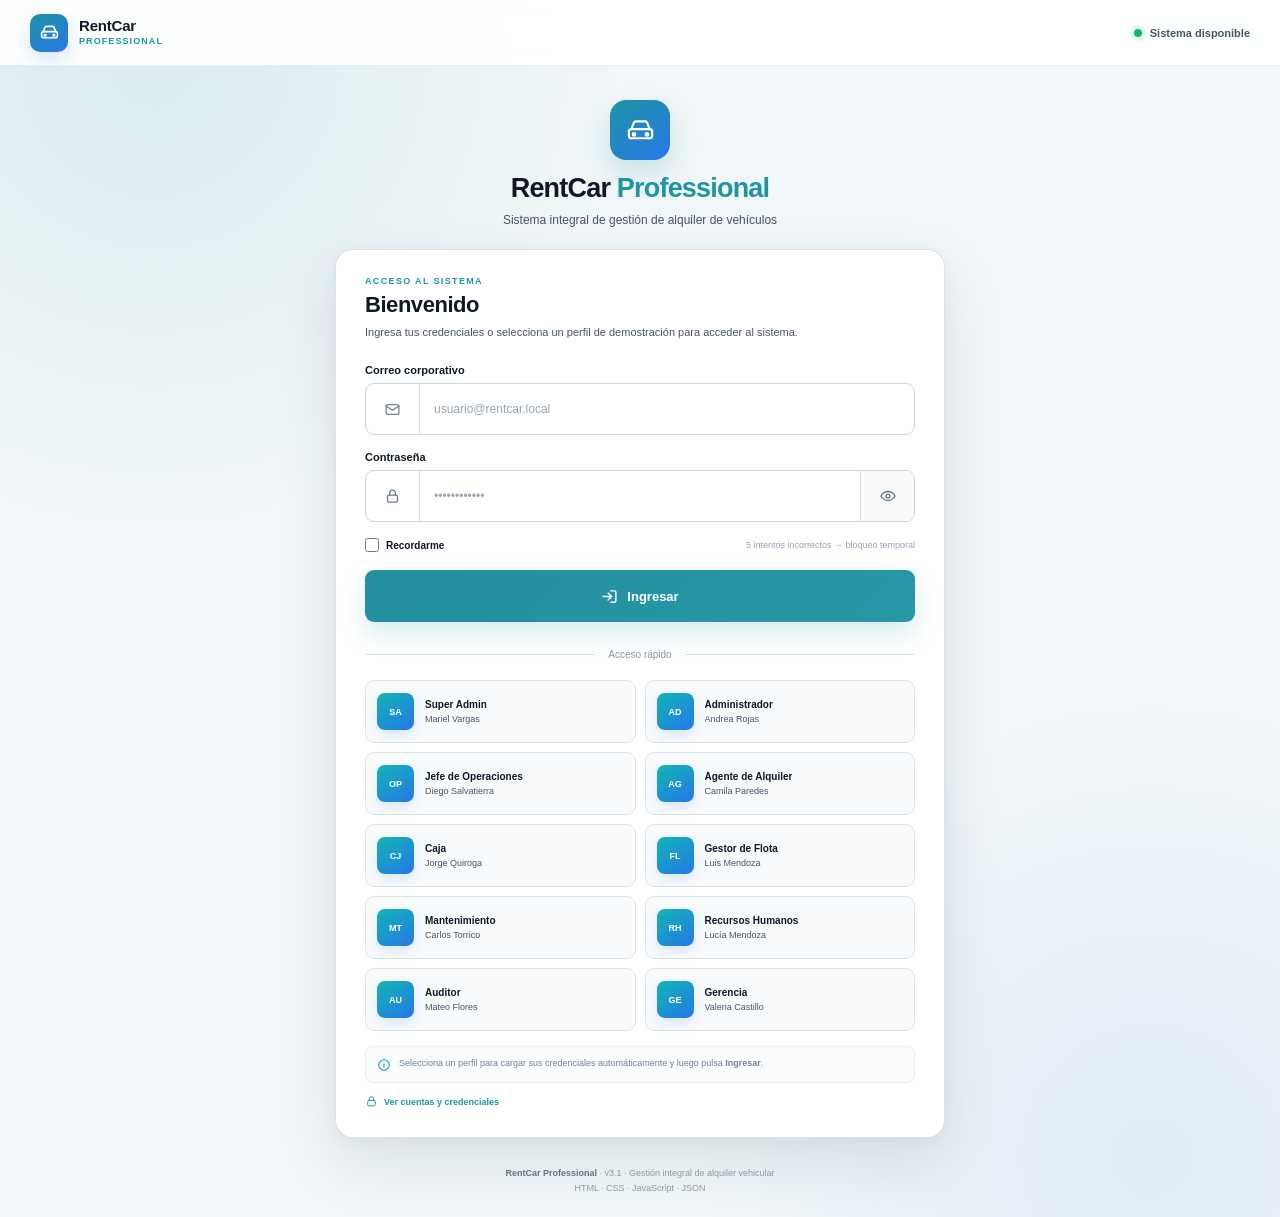
<file: index.html>
<!DOCTYPE html>
<html lang="es">
<head>
    <meta charset="UTF-8">

    <meta
        name="viewport"
        content="width=device-width, initial-scale=1.0"
    >

    <meta
        name="color-scheme"
        content="light"
    >

    <title>RentCar Professional | Iniciar sesión</title>

    <!--
        IMPORTANTE:
        NO cargar css/login.css aquí.

        Esta pantalla tiene sus estilos encapsulados
        para evitar conflictos con CSS antiguos.
    -->

    <style>

        /* ==========================================================
           VARIABLES
           ========================================================== */

        :root {
            --rc-primary: #1f94a5;
            --rc-primary-dark: #147887;
            --rc-primary-soft: #edf9fa;

            --rc-blue: #2878e7;
            --rc-blue-soft: #eef5ff;

            --rc-bg: #f1f6f8;
            --rc-card: #ffffff;

            --rc-text: #101828;
            --rc-text-2: #475467;
            --rc-text-3: #98a2b3;

            --rc-border: #d7e0e7;
            --rc-border-soft: #e9eef2;

            --rc-success: #12b76a;

            --rc-danger: #d92d20;
            --rc-danger-bg: #fff3f2;
            --rc-danger-border: #fecdca;

            --rc-shadow:
                0 24px 60px rgba(29, 56, 70, 0.10),
                0 4px 16px rgba(29, 56, 70, 0.04);

            --rc-radius: 18px;
        }


        /* ==========================================================
           RESET
           ========================================================== */

        *,
        *::before,
        *::after {
            box-sizing: border-box;
        }

        html,
        body {
            margin: 0;
            padding: 0;
            min-height: 100%;
        }

        body {
            min-height: 100vh;

            font-family:
                Inter,
                -apple-system,
                BlinkMacSystemFont,
                "Segoe UI",
                Roboto,
                Helvetica,
                Arial,
                sans-serif;

            color: var(--rc-text);

            background:
                radial-gradient(
                    circle at 12% 5%,
                    rgba(31, 148, 165, 0.10),
                    transparent 29%
                ),
                radial-gradient(
                    circle at 90% 95%,
                    rgba(40, 120, 231, 0.08),
                    transparent 28%
                ),
                var(--rc-bg);
        }

        button,
        input {
            font-family: inherit;
        }

        button {
            appearance: none;
            -webkit-appearance: none;
        }


        /* ==========================================================
           PÁGINA
           ========================================================== */

        .rc-page {
            width: 100%;
            min-height: 100vh;

            display: flex;
            flex-direction: column;
        }


        /* ==========================================================
           CABECERA
           ========================================================== */

        .rc-header {
            width: 100%;
            height: 66px;

            padding: 0 30px;

            display: flex;
            align-items: center;
            justify-content: space-between;

            background: rgba(255, 255, 255, 0.92);
            border-bottom: 1px solid var(--rc-border-soft);

            backdrop-filter: blur(12px);
            -webkit-backdrop-filter: blur(12px);
        }

        .rc-header-brand {
            display: flex;
            align-items: center;
            gap: 11px;
        }

        .rc-header-logo {
            width: 38px;
            height: 38px;

            display: grid;
            place-items: center;

            border-radius: 10px;

            color: #ffffff;

            background:
                linear-gradient(
                    145deg,
                    var(--rc-primary),
                    var(--rc-blue)
                );

            box-shadow:
                0 7px 18px rgba(40, 120, 231, 0.18);
        }

        .rc-header-logo svg {
            width: 21px;
            height: 21px;

            fill: none;
            stroke: currentColor;
            stroke-width: 1.8;
            stroke-linecap: round;
            stroke-linejoin: round;
        }

        .rc-header-name {
            display: flex;
            flex-direction: column;
            line-height: 1.1;
        }

        .rc-header-name strong {
            font-size: 15px;
            font-weight: 800;
            letter-spacing: -0.2px;
        }

        .rc-header-name span {
            margin-top: 3px;

            font-size: 9px;
            font-weight: 800;
            letter-spacing: 0.12em;

            color: var(--rc-primary);
        }

        .rc-system-status {
            display: flex;
            align-items: center;
            gap: 8px;

            font-size: 11px;
            font-weight: 600;

            color: var(--rc-text-2);
        }

        .rc-system-dot {
            width: 8px;
            height: 8px;

            border-radius: 50%;

            background: var(--rc-success);

            box-shadow:
                0 0 0 4px rgba(18, 183, 106, 0.10);
        }


        /* ==========================================================
           ÁREA PRINCIPAL
           ========================================================== */

        .rc-main {
            flex: 1;

            width: 100%;

            display: flex;
            justify-content: center;
            align-items: flex-start;

            padding:
                34px
                18px
                28px;
        }

        .rc-login-wrapper {
            width: 100%;
            max-width: 610px;
        }


        /* ==========================================================
           IDENTIDAD
           ========================================================== */

        .rc-brand {
            text-align: center;
            margin-bottom: 20px;
        }

        .rc-main-logo {
            width: 60px;
            height: 60px;

            margin: 0 auto 14px;

            display: grid;
            place-items: center;

            color: #ffffff;

            border-radius: 16px;

            background:
                linear-gradient(
                    145deg,
                    var(--rc-primary),
                    var(--rc-blue)
                );

            box-shadow:
                0 13px 28px rgba(31, 148, 165, 0.20);
        }

        .rc-main-logo svg {
            width: 31px;
            height: 31px;

            fill: none;
            stroke: currentColor;
            stroke-width: 1.7;
            stroke-linecap: round;
            stroke-linejoin: round;
        }

        .rc-brand h1 {
            margin: 0;

            font-size: 27px;
            line-height: 1.1;

            font-weight: 850;
            letter-spacing: -0.8px;
        }

        .rc-brand h1 span {
            color: var(--rc-primary);
        }

        .rc-brand p {
            margin: 7px 0 0;

            color: var(--rc-text-2);

            font-size: 12px;
            line-height: 1.5;
        }


        /* ==========================================================
           TARJETA PRINCIPAL
           ========================================================== */

        .rc-card {
            width: 100%;

            padding: 27px 29px 25px;

            background: var(--rc-card);

            border:
                1px solid
                rgba(215, 224, 231, 0.90);

            border-radius: var(--rc-radius);

            box-shadow: var(--rc-shadow);
        }

        .rc-card-header {
            margin-bottom: 23px;
        }

        .rc-eyebrow {
            display: block;

            margin-bottom: 6px;

            color: var(--rc-primary);

            font-size: 9px;
            line-height: 1;

            font-weight: 850;

            letter-spacing: 0.15em;
            text-transform: uppercase;
        }

        .rc-card-header h2 {
            margin: 0;

            font-size: 22px;
            line-height: 1.2;

            font-weight: 820;

            letter-spacing: -0.45px;
        }

        .rc-card-header p {
            margin: 6px 0 0;

            max-width: 470px;

            color: var(--rc-text-2);

            font-size: 11px;
            line-height: 1.55;
        }


        /* ==========================================================
           CAMPOS
           ========================================================== */

        .rc-field {
            display: block;

            width: 100%;

            margin-bottom: 16px;
        }

        .rc-field-label {
            display: block;

            margin-bottom: 7px;

            color: var(--rc-text);

            font-size: 11px;
            font-weight: 750;
        }

        .rc-input {
            width: 100%;
            height: 52px;

            display: flex;
            align-items: stretch;

            overflow: hidden;

            background: #ffffff;

            border:
                1px solid
                #cad6df;

            border-radius: 9px;

            transition:
                border-color 0.18s ease,
                box-shadow 0.18s ease;
        }

        .rc-input:focus-within {
            border-color: var(--rc-primary);

            box-shadow:
                0 0 0 4px
                rgba(31, 148, 165, 0.09);
        }

        .rc-input-icon {
            width: 54px;
            min-width: 54px;

            display: grid;
            place-items: center;

            color: #6f8090;

            border-right:
                1px solid
                #d7e0e7;
        }

        .rc-input-icon svg {
            width: 17px;
            height: 17px;

            fill: none;
            stroke: currentColor;

            stroke-width: 1.8;
            stroke-linecap: round;
            stroke-linejoin: round;
        }

        .rc-input input {
            flex: 1;
            min-width: 0;

            height: 100%;

            padding: 0 14px;

            border: 0;
            outline: 0;

            color: var(--rc-text);

            background: transparent;

            font-size: 12px;
            font-weight: 500;
        }

        .rc-input input::placeholder {
            color: #98a5b2;
        }


        /* ==========================================================
           BOTÓN MOSTRAR CONTRASEÑA
           ========================================================== */

        .rc-password-toggle {
            width: 54px !important;
            min-width: 54px !important;
            max-width: 54px !important;

            height: 100% !important;

            margin: 0 !important;
            padding: 0 !important;

            display: grid !important;
            place-items: center !important;

            position: static !important;

            border: 0 !important;
            border-left:
                1px solid
                #d7e0e7 !important;

            border-radius: 0 !important;

            background: #f8fafb !important;

            color: #657686 !important;

            box-shadow: none !important;

            cursor: pointer;

            transition:
                background 0.16s ease,
                color 0.16s ease;
        }

        .rc-password-toggle:hover {
            background: #edf7f8 !important;
            color: var(--rc-primary) !important;
        }

        .rc-password-toggle svg {
            width: 18px !important;
            height: 18px !important;

            fill: none !important;

            stroke: currentColor !important;
            stroke-width: 1.8 !important;

            stroke-linecap: round;
            stroke-linejoin: round;
        }


        /* ==========================================================
           OPCIONES
           ========================================================== */

        .rc-options {
            width: 100%;

            margin:
                3px
                0
                18px;

            display: flex;
            align-items: center;
            justify-content: space-between;

            gap: 15px;
        }

        .rc-remember {
            display: inline-flex;
            align-items: center;

            gap: 7px;

            cursor: pointer;
            user-select: none;

            color: var(--rc-text);

            font-size: 10px;
            font-weight: 650;
        }

        .rc-remember input {
            width: 14px;
            height: 14px;

            margin: 0;

            accent-color: var(--rc-primary);
        }

        .rc-attempts {
            color: var(--rc-text-3);

            font-size: 9px;
            white-space: nowrap;
        }


        /* ==========================================================
           INGRESAR
           ========================================================== */

        .rc-login-button {
            width: 100% !important;
            height: 52px !important;

            margin: 0 !important;
            padding: 0 18px !important;

            display: flex !important;
            align-items: center !important;
            justify-content: center !important;

            gap: 9px;

            position: static !important;

            border: 0 !important;
            border-radius: 9px !important;

            background:
                linear-gradient(
                    135deg,
                    #238f9f,
                    #2798a7
                ) !important;

            color: #ffffff !important;

            font-size: 13px !important;
            font-weight: 800 !important;

            box-shadow:
                0 12px 25px
                rgba(31, 148, 165, 0.18) !important;

            cursor: pointer;

            transition:
                transform 0.15s ease,
                box-shadow 0.15s ease !important;
        }

        .rc-login-button:hover {
            transform: translateY(-1px);

            box-shadow:
                0 15px 29px
                rgba(31, 148, 165, 0.23) !important;
        }

        .rc-login-button:active {
            transform: translateY(0);
        }

        .rc-login-button svg {
            width: 17px;
            height: 17px;

            fill: none;

            stroke: currentColor;
            stroke-width: 2;

            stroke-linecap: round;
            stroke-linejoin: round;
        }


        /* ==========================================================
           ERRORES
           ========================================================== */

        .rc-error {
            display: none;

            width: 100%;

            margin-top: 11px;

            padding: 10px 12px;

            color: var(--rc-danger);

            background: var(--rc-danger-bg);

            border:
                1px solid
                var(--rc-danger-border);

            border-radius: 8px;

            font-size: 10px;
            line-height: 1.5;
        }

        .rc-error:not(:empty) {
            display: block;
        }


        /* ==========================================================
           SEPARADOR
           ========================================================== */

        .rc-divider {
            width: 100%;

            display: flex;
            align-items: center;

            gap: 13px;

            margin:
                27px
                0
                20px;
        }

        .rc-divider::before,
        .rc-divider::after {
            content: "";

            flex: 1;

            height: 1px;

            background: var(--rc-border);
        }

        .rc-divider span {
            color: #8897a6;

            font-size: 10px;

            white-space: nowrap;
        }


        /* ==========================================================
           PERFILES RÁPIDOS
           ========================================================== */

        .rc-quick-grid {
            width: 100%;

            display: grid;

            grid-template-columns:
                repeat(
                    2,
                    minmax(0, 1fr)
                );

            gap: 9px;
        }

        .rc-quick-user {
            width: 100% !important;
            min-width: 0 !important;

            height: 63px !important;

            margin: 0 !important;
            padding: 9px 11px !important;

            position: static !important;

            display: flex !important;
            align-items: center !important;

            gap: 11px;

            text-align: left !important;

            border:
                1px solid
                #dbe4ea !important;

            border-radius: 9px !important;

            color: var(--rc-text) !important;

            background: #f8fafb !important;

            box-shadow: none !important;

            cursor: pointer;

            transition:
                transform 0.15s ease,
                background 0.15s ease,
                border-color 0.15s ease,
                box-shadow 0.15s ease !important;
        }

        .rc-quick-user:hover {
            transform: translateY(-1px);

            background:
                #f2f9fa !important;

            border-color:
                #acd7dc !important;

            box-shadow:
                0 5px 12px
                rgba(47, 76, 91, 0.06) !important;
        }

        .rc-quick-user.rc-selected {
            background:
                var(--rc-primary-soft) !important;

            border-color:
                var(--rc-primary) !important;

            box-shadow:
                0 0 0 3px
                rgba(31, 148, 165, 0.06) !important;
        }


        .rc-avatar {
            width: 37px;
            min-width: 37px;
            height: 37px;

            display: grid;
            place-items: center;

            border-radius: 8px;

            color: #ffffff;

            background:
                linear-gradient(
                    145deg,
                    #12b6b4,
                    #2677e8
                );

            font-size: 9px;
            font-weight: 850;

            box-shadow:
                0 5px 12px
                rgba(40, 120, 231, 0.14);
        }

        .rc-profile-data {
            min-width: 0;

            display: flex;
            flex-direction: column;

            gap: 3px;
        }

        .rc-profile-role {
            overflow: hidden;

            color: var(--rc-text);

            font-size: 10px;
            line-height: 1.2;

            font-weight: 800;

            text-overflow: ellipsis;
            white-space: nowrap;
        }

        .rc-profile-name {
            overflow: hidden;

            color: var(--rc-text-2);

            font-size: 9px;
            line-height: 1.2;

            font-weight: 450;

            text-overflow: ellipsis;
            white-space: nowrap;
        }


        /* ==========================================================
           PIE DE TARJETA
           ========================================================== */

        .rc-login-help {
            width: 100%;

            margin-top: 15px;

            padding: 10px 11px;

            display: flex;
            align-items: flex-start;

            gap: 8px;

            background: #fafcfd;

            border:
                1px solid
                var(--rc-border-soft);

            border-radius: 8px;

            color: #718096;

            font-size: 9px;
            line-height: 1.55;
        }

        .rc-login-help svg {
            width: 14px;
            min-width: 14px;
            height: 14px;

            margin-top: 1px;

            fill: none;

            stroke: var(--rc-primary);
            stroke-width: 1.8;

            stroke-linecap: round;
            stroke-linejoin: round;
        }

        .rc-credentials {
            margin-top: 12px;

            display: inline-flex;
            align-items: center;

            gap: 6px;

            color: var(--rc-primary);

            text-decoration: none;

            font-size: 9px;
            font-weight: 750;
        }

        .rc-credentials:hover {
            text-decoration: underline;
        }

        .rc-credentials svg {
            width: 13px;
            height: 13px;

            fill: none;

            stroke: currentColor;
            stroke-width: 1.8;

            stroke-linecap: round;
            stroke-linejoin: round;
        }


        /* ==========================================================
           FOOTER
           ========================================================== */

        .rc-footer {
            padding:
                0
                15px
                22px;

            text-align: center;

            color: #8a98a5;

            font-size: 9px;
            line-height: 1.6;
        }

        .rc-footer strong {
            color: #637382;
        }


        /* ==========================================================
           RESPONSIVE
           ========================================================== */

        @media (max-width: 650px) {

            .rc-header {
                padding: 0 17px;
            }

            .rc-system-status {
                display: none;
            }

            .rc-main {
                padding:
                    25px
                    13px
                    23px;
            }

            .rc-brand h1 {
                font-size: 24px;
            }

            .rc-card {
                padding:
                    23px
                    18px
                    21px;
            }

            .rc-options {
                align-items: flex-start;
                flex-direction: column;

                gap: 8px;
            }

            .rc-quick-grid {
                grid-template-columns: 1fr;
            }

        }

    </style>
</head>


<body>

<div class="rc-page">


    <!-- ======================================================
         HEADER
         ====================================================== -->

    <header class="rc-header">

        <div class="rc-header-brand">

            <div class="rc-header-logo">

                <svg viewBox="0 0 24 24">
                    <path
                        d="M5 11
                           6.7 6.3
                           A2 2 0 0 1
                           8.6 5
                           h6.8
                           a2 2 0 0 1
                           1.9 1.3
                           L19 11"
                    />

                    <path
                        d="M5 11
                           h14
                           a2 2 0 0 1
                           2 2
                           v3
                           a2 2 0 0 1
                           -2 2
                           H5
                           a2 2 0 0 1
                           -2 -2
                           v-3
                           a2 2 0 0 1
                           2 -2Z"
                    />

                    <circle
                        cx="7"
                        cy="15"
                        r="1"
                    />

                    <circle
                        cx="17"
                        cy="15"
                        r="1"
                    />

                </svg>

            </div>


            <div class="rc-header-name">

                <strong>
                    RentCar
                </strong>

                <span>
                    PROFESSIONAL
                </span>

            </div>

        </div>


        <div class="rc-system-status">

            <span class="rc-system-dot"></span>

            Sistema disponible

        </div>

    </header>



    <!-- ======================================================
         LOGIN
         ====================================================== -->

    <main class="rc-main">

        <div class="rc-login-wrapper">


            <!-- ==================================================
                 MARCA
                 ================================================== -->

            <section class="rc-brand">

                <div class="rc-main-logo">

                    <svg viewBox="0 0 24 24">

                        <path
                            d="M5 11
                               6.7 6.3
                               A2 2 0 0 1
                               8.6 5
                               h6.8
                               a2 2 0 0 1
                               1.9 1.3
                               L19 11"
                        />

                        <path
                            d="M5 11
                               h14
                               a2 2 0 0 1
                               2 2
                               v3
                               a2 2 0 0 1
                               -2 2
                               H5
                               a2 2 0 0 1
                               -2 -2
                               v-3
                               a2 2 0 0 1
                               2 -2Z"
                        />

                        <circle
                            cx="7"
                            cy="15"
                            r="1"
                        />

                        <circle
                            cx="17"
                            cy="15"
                            r="1"
                        />

                    </svg>

                </div>


                <h1>
                    RentCar
                    <span>Professional</span>
                </h1>


                <p>
                    Sistema integral de gestión de alquiler de vehículos
                </p>

            </section>



            <!-- ==================================================
                 TARJETA
                 ================================================== -->

            <section class="rc-card">


                <header class="rc-card-header">

                    <span class="rc-eyebrow">
                        Acceso al sistema
                    </span>

                    <h2>
                        Bienvenido
                    </h2>

                    <p>
                        Ingresa tus credenciales o selecciona un perfil
                        de demostración para acceder al sistema.
                    </p>

                </header>



                <!-- ==============================================
                     FORMULARIO
                     ============================================== -->

                <form
                    id="loginForm"
                    autocomplete="on"
                >


                    <!-- EMAIL -->

                    <label class="rc-field">

                        <span class="rc-field-label">
                            Correo corporativo
                        </span>


                        <span class="rc-input">

                            <span class="rc-input-icon">

                                <svg viewBox="0 0 24 24">

                                    <rect
                                        x="3"
                                        y="5"
                                        width="18"
                                        height="14"
                                        rx="2"
                                    />

                                    <path
                                        d="m3 7 9 6 9-6"
                                    />

                                </svg>

                            </span>


                            <input
                                id="email"
                                name="email"
                                type="email"
                                autocomplete="username"
                                placeholder="usuario@rentcar.local"
                                required
                            >

                        </span>

                    </label>



                    <!-- PASSWORD -->

                    <label class="rc-field">

                        <span class="rc-field-label">
                            Contraseña
                        </span>


                        <span class="rc-input">

                            <span class="rc-input-icon">

                                <svg viewBox="0 0 24 24">

                                    <rect
                                        x="5"
                                        y="10"
                                        width="14"
                                        height="10"
                                        rx="2"
                                    />

                                    <path
                                        d="M8 10V7a4 4 0 0 1 8 0v3"
                                    />

                                </svg>

                            </span>


                            <input
                                id="password"
                                name="password"
                                type="password"
                                autocomplete="current-password"
                                placeholder="••••••••••••"
                                required
                            >


                            <button
                                id="togglePassword"
                                class="rc-password-toggle"
                                type="button"
                                aria-label="Mostrar contraseña"
                                title="Mostrar contraseña"
                            >

                                <svg viewBox="0 0 24 24">

                                    <path
                                        d="M2.5 12
                                           s3.5-6 9.5-6
                                           9.5 6 9.5 6
                                           -3.5 6-9.5 6
                                           -9.5-6-9.5-6Z"
                                    />

                                    <circle
                                        cx="12"
                                        cy="12"
                                        r="2.5"
                                    />

                                </svg>

                            </button>

                        </span>

                    </label>



                    <!-- OPCIONES -->

                    <div class="rc-options">

                        <label class="rc-remember">

                            <input
                                id="remember"
                                type="checkbox"
                            >

                            Recordarme

                        </label>


                        <span class="rc-attempts">
                            5 intentos incorrectos → bloqueo temporal
                        </span>

                    </div>



                    <!-- BOTÓN -->

                    <button
                        id="submitBtn"
                        class="rc-login-button"
                        type="submit"
                    >

                        <svg viewBox="0 0 24 24">

                            <path
                                d="M10 17l5-5-5-5"
                            />

                            <path
                                d="M15 12H3"
                            />

                            <path
                                d="M14 4
                                   h5
                                   a2 2 0 0 1 2 2
                                   v12
                                   a2 2 0 0 1-2 2
                                   h-5"
                            />

                        </svg>

                        <span>
                            Ingresar
                        </span>

                    </button>



                    <!-- ERROR -->

                    <div
                        id="error"
                        class="rc-error"
                        role="alert"
                        aria-live="polite"
                    ></div>

                </form>



                <!-- ==============================================
                     ACCESO RÁPIDO
                     ============================================== -->

                <div class="rc-divider">

                    <span>
                        Acceso rápido
                    </span>

                </div>



                <div class="rc-quick-grid">


                    <!-- SUPER ADMIN -->

                    <button
                        type="button"
                        class="rc-quick-user"
                        data-email="admin@rentcar.local"
                        data-password="RentCar.Admin#2026"
                    >

                        <span class="rc-avatar">
                            SA
                        </span>

                        <span class="rc-profile-data">

                            <span class="rc-profile-role">
                                Super Admin
                            </span>

                            <span class="rc-profile-name">
                                Mariel Vargas
                            </span>

                        </span>

                    </button>



                    <!-- ADMINISTRADOR -->

                    <button
                        type="button"
                        class="rc-quick-user"
                        data-email="administrador@rentcar.local"
                        data-password="RentCar.Administrador#2026"
                    >

                        <span class="rc-avatar">
                            AD
                        </span>

                        <span class="rc-profile-data">

                            <span class="rc-profile-role">
                                Administrador
                            </span>

                            <span class="rc-profile-name">
                                Andrea Rojas
                            </span>

                        </span>

                    </button>



                    <!-- OPERACIONES -->

                    <button
                        type="button"
                        class="rc-quick-user"
                        data-email="operaciones@rentcar.local"
                        data-password="RentCar.Ops#2026"
                    >

                        <span class="rc-avatar">
                            OP
                        </span>

                        <span class="rc-profile-data">

                            <span class="rc-profile-role">
                                Jefe de Operaciones
                            </span>

                            <span class="rc-profile-name">
                                Diego Salvatierra
                            </span>

                        </span>

                    </button>



                    <!-- AGENTE -->

                    <button
                        type="button"
                        class="rc-quick-user"
                        data-email="agente@rentcar.local"
                        data-password="RentCar.Agente#2026"
                    >

                        <span class="rc-avatar">
                            AG
                        </span>

                        <span class="rc-profile-data">

                            <span class="rc-profile-role">
                                Agente de Alquiler
                            </span>

                            <span class="rc-profile-name">
                                Camila Paredes
                            </span>

                        </span>

                    </button>



                    <!-- CAJA -->

                    <button
                        type="button"
                        class="rc-quick-user"
                        data-email="caja@rentcar.local"
                        data-password="RentCar.Caja#2026"
                    >

                        <span class="rc-avatar">
                            CJ
                        </span>

                        <span class="rc-profile-data">

                            <span class="rc-profile-role">
                                Caja
                            </span>

                            <span class="rc-profile-name">
                                Jorge Quiroga
                            </span>

                        </span>

                    </button>



                    <!-- FLOTA -->

                    <button
                        type="button"
                        class="rc-quick-user"
                        data-email="flota@rentcar.local"
                        data-password="RentCar.Flota#2026"
                    >

                        <span class="rc-avatar">
                            FL
                        </span>

                        <span class="rc-profile-data">

                            <span class="rc-profile-role">
                                Gestor de Flota
                            </span>

                            <span class="rc-profile-name">
                                Luis Mendoza
                            </span>

                        </span>

                    </button>



                    <!-- MANTENIMIENTO -->

                    <button
                        type="button"
                        class="rc-quick-user"
                        data-email="mecanico@rentcar.local"
                        data-password="RentCar.Mecanico#2026"
                    >

                        <span class="rc-avatar">
                            MT
                        </span>

                        <span class="rc-profile-data">

                            <span class="rc-profile-role">
                                Mantenimiento
                            </span>

                            <span class="rc-profile-name">
                                Carlos Torrico
                            </span>

                        </span>

                    </button>



                    <!-- RRHH -->

                    <button
                        type="button"
                        class="rc-quick-user"
                        data-email="rrhh@rentcar.local"
                        data-password="RentCar.RRHH#2026"
                    >

                        <span class="rc-avatar">
                            RH
                        </span>

                        <span class="rc-profile-data">

                            <span class="rc-profile-role">
                                Recursos Humanos
                            </span>

                            <span class="rc-profile-name">
                                Lucía Mendoza
                            </span>

                        </span>

                    </button>



                    <!-- AUDITOR -->

                    <button
                        type="button"
                        class="rc-quick-user"
                        data-email="auditor@rentcar.local"
                        data-password="RentCar.Auditor#2026"
                    >

                        <span class="rc-avatar">
                            AU
                        </span>

                        <span class="rc-profile-data">

                            <span class="rc-profile-role">
                                Auditor
                            </span>

                            <span class="rc-profile-name">
                                Mateo Flores
                            </span>

                        </span>

                    </button>



                    <!-- GERENCIA -->

                    <button
                        type="button"
                        class="rc-quick-user"
                        data-email="gerencia@rentcar.local"
                        data-password="RentCar.Gerencia#2026"
                    >

                        <span class="rc-avatar">
                            GE
                        </span>

                        <span class="rc-profile-data">

                            <span class="rc-profile-role">
                                Gerencia
                            </span>

                            <span class="rc-profile-name">
                                Valeria Castillo
                            </span>

                        </span>

                    </button>

                </div>



                <!-- ==============================================
                     AYUDA
                     ============================================== -->

                <div class="rc-login-help">

                    <svg viewBox="0 0 24 24">

                        <circle
                            cx="12"
                            cy="12"
                            r="9"
                        />

                        <path
                            d="M12 11v5"
                        />

                        <path
                            d="M12 8h.01"
                        />

                    </svg>


                    <span>
                        Selecciona un perfil para cargar sus
                        credenciales automáticamente y luego pulsa
                        <strong>Ingresar</strong>.
                    </span>

                </div>



                <a
                    class="rc-credentials"
                    href="credenciales.html"
                    target="_blank"
                >

                    <svg viewBox="0 0 24 24">

                        <rect
                            x="5"
                            y="10"
                            width="14"
                            height="10"
                            rx="2"
                        />

                        <path
                            d="M8 10V7a4 4 0 0 1 8 0v3"
                        />

                    </svg>

                    Ver cuentas y credenciales

                </a>

            </section>

        </div>

    </main>



    <!-- ======================================================
         FOOTER
         ====================================================== -->

    <footer class="rc-footer">

        <strong>
            RentCar Professional
        </strong>

        · v3.1 · Gestión integral de alquiler vehicular

        <br>

        HTML · CSS · JavaScript · JSON

    </footer>

</div>



<!-- ==========================================================
     SCRIPTS DEL PROYECTO
     ========================================================== -->

<script src="js/seed-data.js"></script>

<script src="js/local-api.js"></script>

<script src="js/login.js"></script>



<!-- ==========================================================
     JAVASCRIPT EXCLUSIVO DEL LOGIN
     ========================================================== -->

<script>

document.addEventListener(
    "DOMContentLoaded",
    function () {


        /* ======================================================
           REFERENCIAS
           ====================================================== */

        const emailInput =
            document.getElementById("email");

        const passwordInput =
            document.getElementById("password");

        const rememberInput =
            document.getElementById("remember");

        const passwordToggle =
            document.getElementById("togglePassword");

        const loginForm =
            document.getElementById("loginForm");

        const quickUsers =
            document.querySelectorAll(
                ".rc-quick-user"
            );



        /* ======================================================
           MOSTRAR / OCULTAR CONTRASEÑA
           ====================================================== */

        if (
            passwordToggle &&
            passwordInput
        ) {

            passwordToggle.addEventListener(
                "click",
                function () {

                    const isVisible =
                        passwordInput.type === "text";


                    passwordInput.type =
                        isVisible
                            ? "password"
                            : "text";


                    passwordToggle.setAttribute(
                        "aria-label",
                        isVisible
                            ? "Mostrar contraseña"
                            : "Ocultar contraseña"
                    );


                    passwordToggle.setAttribute(
                        "title",
                        isVisible
                            ? "Mostrar contraseña"
                            : "Ocultar contraseña"
                    );

                }
            );

        }



        /* ======================================================
           ACCESO RÁPIDO
           ====================================================== */

        quickUsers.forEach(
            function (button) {

                button.addEventListener(
                    "click",
                    function () {

                        const email =
                            button.dataset.email || "";

                        const password =
                            button.dataset.password || "";


                        if (emailInput) {

                            emailInput.value =
                                email;

                        }


                        if (passwordInput) {

                            passwordInput.value =
                                password;

                        }


                        quickUsers.forEach(
                            function (item) {

                                item.classList.remove(
                                    "rc-selected"
                                );

                            }
                        );


                        button.classList.add(
                            "rc-selected"
                        );


                        /*
                            Emitimos eventos por compatibilidad
                            con login.js.
                        */

                        if (emailInput) {

                            emailInput.dispatchEvent(
                                new Event(
                                    "input",
                                    {
                                        bubbles: true
                                    }
                                )
                            );

                        }


                        if (passwordInput) {

                            passwordInput.dispatchEvent(
                                new Event(
                                    "input",
                                    {
                                        bubbles: true
                                    }
                                )
                            );

                        }

                    }
                );

            }
        );



        /* ======================================================
           RECORDAR CORREO
           ====================================================== */

        const rememberedEmail =
            localStorage.getItem(
                "rentcar_remember_email"
            );


        if (
            rememberedEmail &&
            emailInput
        ) {

            emailInput.value =
                rememberedEmail;


            if (rememberInput) {

                rememberInput.checked =
                    true;

            }

        }



        /* ======================================================
           GUARDAR CORREO AL ENVIAR
           ====================================================== */

        if (loginForm) {

            loginForm.addEventListener(
                "submit",
                function () {

                    if (
                        rememberInput &&
                        rememberInput.checked &&
                        emailInput &&
                        emailInput.value.trim()
                    ) {

                        localStorage.setItem(
                            "rentcar_remember_email",
                            emailInput.value.trim()
                        );

                    }
                    else {

                        localStorage.removeItem(
                            "rentcar_remember_email"
                        );

                    }

                }
            );

        }

    }
);

</script>

</body>
</html>
</file>
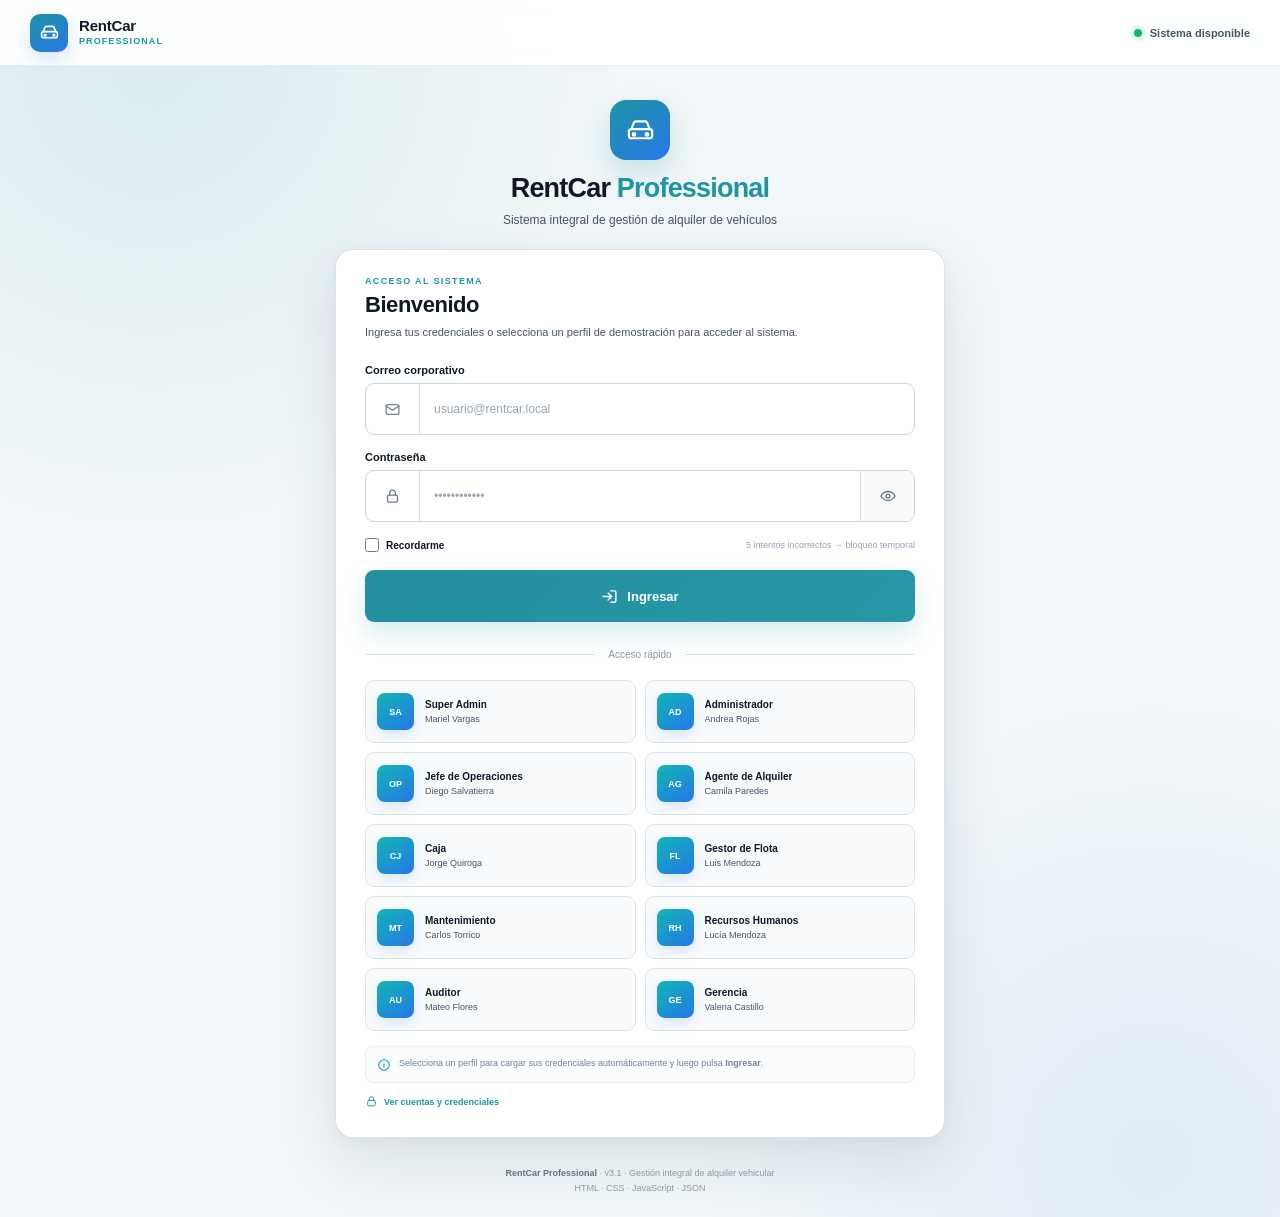
<file: app.html>
<!doctype html>
<html lang="es"><head><meta charset="utf-8"/><meta name="viewport" content="width=device-width,initial-scale=1"/><title>RentCar Professional</title><link rel="stylesheet" href="css/app.css"/><style>.menu-divider{height:1px;background:#e7edf5;margin:6px 0}.local-tag{font-size:9px;color:#7b899c;display:block;margin-top:3px}.dropdown button.secondary{color:#35577f}</style></head>
<body><div id="app" class="app-shell">
<aside class="sidebar" id="sidebar"><div class="logo"><div class="logo-mark" id="logoIcon"></div><div><strong>RentCar</strong><span>PROFESSIONAL</span></div></div><div class="user-mini"><div id="avatar" class="avatar">RC</div><div class="user-mini-text"><strong id="userName">Cargando…</strong><span id="userRole">—</span></div></div><nav id="nav"></nav><div class="sidebar-foot"><span class="status-dot"></span> Sistema local activo <small>v3.0</small></div></aside>
<div class="main-shell"><header class="topbar"><button class="icon-btn mobile-only" id="menuBtn" aria-label="Menú"></button><div class="breadcrumbs"><span id="sectionLabel">OPERACIONES</span><h1 id="pageTitle">Dashboard</h1></div><div class="top-actions"><div class="global-search"><span id="searchIcon"></span><input id="globalSearch" autocomplete="off" placeholder="Buscar en todo RentCar…"/><div id="globalResults" class="global-results hidden"></div></div><button class="icon-btn" id="refreshBtn" title="Actualizar"></button><button class="icon-btn notification-btn" id="notificationBtn" title="Notificaciones"><span id="notificationIcon"></span><b id="notificationCount">0</b></button><button class="profile-btn" id="profileBtn"><span id="profileAvatar">RC</span><span class="profile-copy"><strong id="profileName">Usuario</strong><small>Cuenta</small></span><span>⌄</span></button></div>
<div id="profileMenu" class="dropdown hidden"><button id="changePasswordBtn">Cambiar contraseña</button><div class="menu-divider"></div><button id="backupExportBtn" class="secondary">Exportar respaldo JSON</button><button id="backupImportBtn" class="secondary">Importar respaldo JSON</button><button id="restoreDemoBtn" class="secondary">Restaurar datos demo</button><div class="menu-divider"></div><button id="logoutBtn" class="danger-text">Cerrar sesión</button></div>
<div id="notificationPanel" class="notification-panel hidden"><div class="panel-head"><strong>Notificaciones</strong><span id="notifUnread"></span></div><div id="notificationList"></div></div></header><main id="content" class="content"><div class="loading">Cargando RentCar Professional…</div></main></div></div><input id="backupFileInput" type="file" accept="application/json,.json" hidden/><div id="modalRoot"></div><div id="toastRoot" class="toast-root"></div>
<script src="js/icons.js"></script><script src="js/modules.js"></script><script src="js/seed-data.js"></script><script src="js/local-api.js"></script><script src="js/app.js"></script></body></html>
</file>
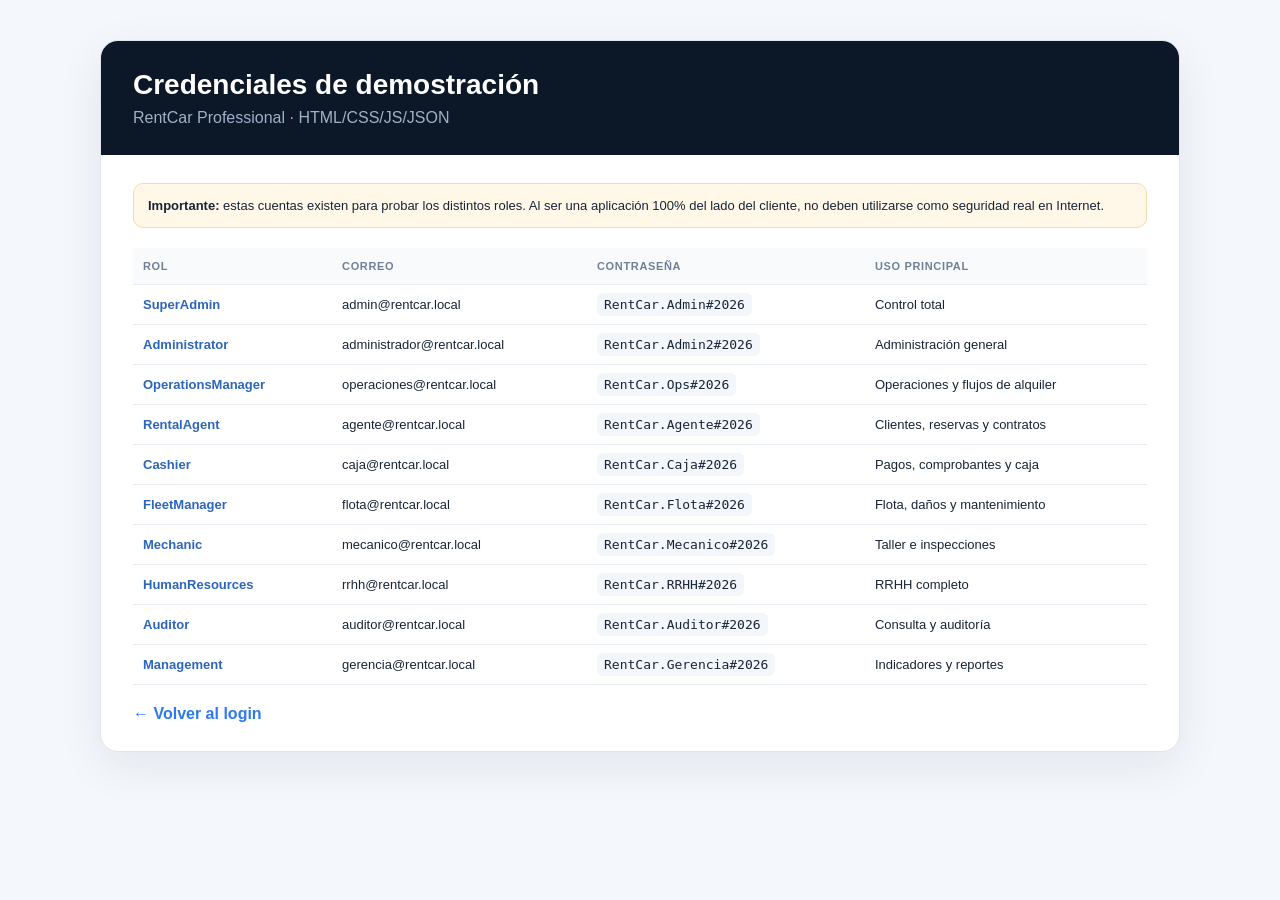
<file: credenciales.html>
<!doctype html><html lang="es"><head><meta charset="utf-8"><meta name="viewport" content="width=device-width,initial-scale=1"><title>Credenciales — RentCar Professional</title><style>body{margin:0;background:#f4f7fb;font-family:Inter,Segoe UI,Arial,sans-serif;color:#182536}.wrap{max-width:1080px;margin:40px auto;padding:0 20px}.card{background:white;border:1px solid #dde5ef;border-radius:18px;box-shadow:0 14px 45px rgba(31,54,84,.08);overflow:hidden}header{padding:28px 32px;background:#0c1728;color:white}h1{margin:0;font-size:28px}header p{color:#9fb1c9;margin:8px 0 0}.body{padding:28px 32px}.warn{padding:14px;border-radius:10px;background:#fff7e8;border:1px solid #f5dca7;font-size:13px;margin-bottom:20px}table{width:100%;border-collapse:collapse;font-size:13px}th,td{padding:12px 10px;border-bottom:1px solid #e8edf4;text-align:left}th{font-size:11px;text-transform:uppercase;letter-spacing:.06em;color:#708096;background:#f8fafc}.role{font-weight:700;color:#2c65b9}.pwd{font-family:Consolas,monospace;background:#f3f6fa;padding:4px 7px;border-radius:6px}.back{display:inline-block;margin-top:20px;color:#2d79ef;text-decoration:none;font-weight:700}@media(max-width:760px){.body{overflow:auto}table{min-width:850px}}</style></head><body><div class="wrap"><div class="card"><header><h1>Credenciales de demostración</h1><p>RentCar Professional · HTML/CSS/JS/JSON</p></header><div class="body"><div class="warn"><strong>Importante:</strong> estas cuentas existen para probar los distintos roles. Al ser una aplicación 100% del lado del cliente, no deben utilizarse como seguridad real en Internet.</div><table><thead><tr><th>Rol</th><th>Correo</th><th>Contraseña</th><th>Uso principal</th></tr></thead><tbody><tr><td class="role">SuperAdmin</td><td>admin@rentcar.local</td><td><span class="pwd">RentCar.Admin#2026</span></td><td>Control total</td></tr><tr><td class="role">Administrator</td><td>administrador@rentcar.local</td><td><span class="pwd">RentCar.Admin2#2026</span></td><td>Administración general</td></tr><tr><td class="role">OperationsManager</td><td>operaciones@rentcar.local</td><td><span class="pwd">RentCar.Ops#2026</span></td><td>Operaciones y flujos de alquiler</td></tr><tr><td class="role">RentalAgent</td><td>agente@rentcar.local</td><td><span class="pwd">RentCar.Agente#2026</span></td><td>Clientes, reservas y contratos</td></tr><tr><td class="role">Cashier</td><td>caja@rentcar.local</td><td><span class="pwd">RentCar.Caja#2026</span></td><td>Pagos, comprobantes y caja</td></tr><tr><td class="role">FleetManager</td><td>flota@rentcar.local</td><td><span class="pwd">RentCar.Flota#2026</span></td><td>Flota, daños y mantenimiento</td></tr><tr><td class="role">Mechanic</td><td>mecanico@rentcar.local</td><td><span class="pwd">RentCar.Mecanico#2026</span></td><td>Taller e inspecciones</td></tr><tr><td class="role">HumanResources</td><td>rrhh@rentcar.local</td><td><span class="pwd">RentCar.RRHH#2026</span></td><td>RRHH completo</td></tr><tr><td class="role">Auditor</td><td>auditor@rentcar.local</td><td><span class="pwd">RentCar.Auditor#2026</span></td><td>Consulta y auditoría</td></tr><tr><td class="role">Management</td><td>gerencia@rentcar.local</td><td><span class="pwd">RentCar.Gerencia#2026</span></td><td>Indicadores y reportes</td></tr></tbody></table><a class="back" href="index.html">← Volver al login</a></div></div></div></body></html>
</file>
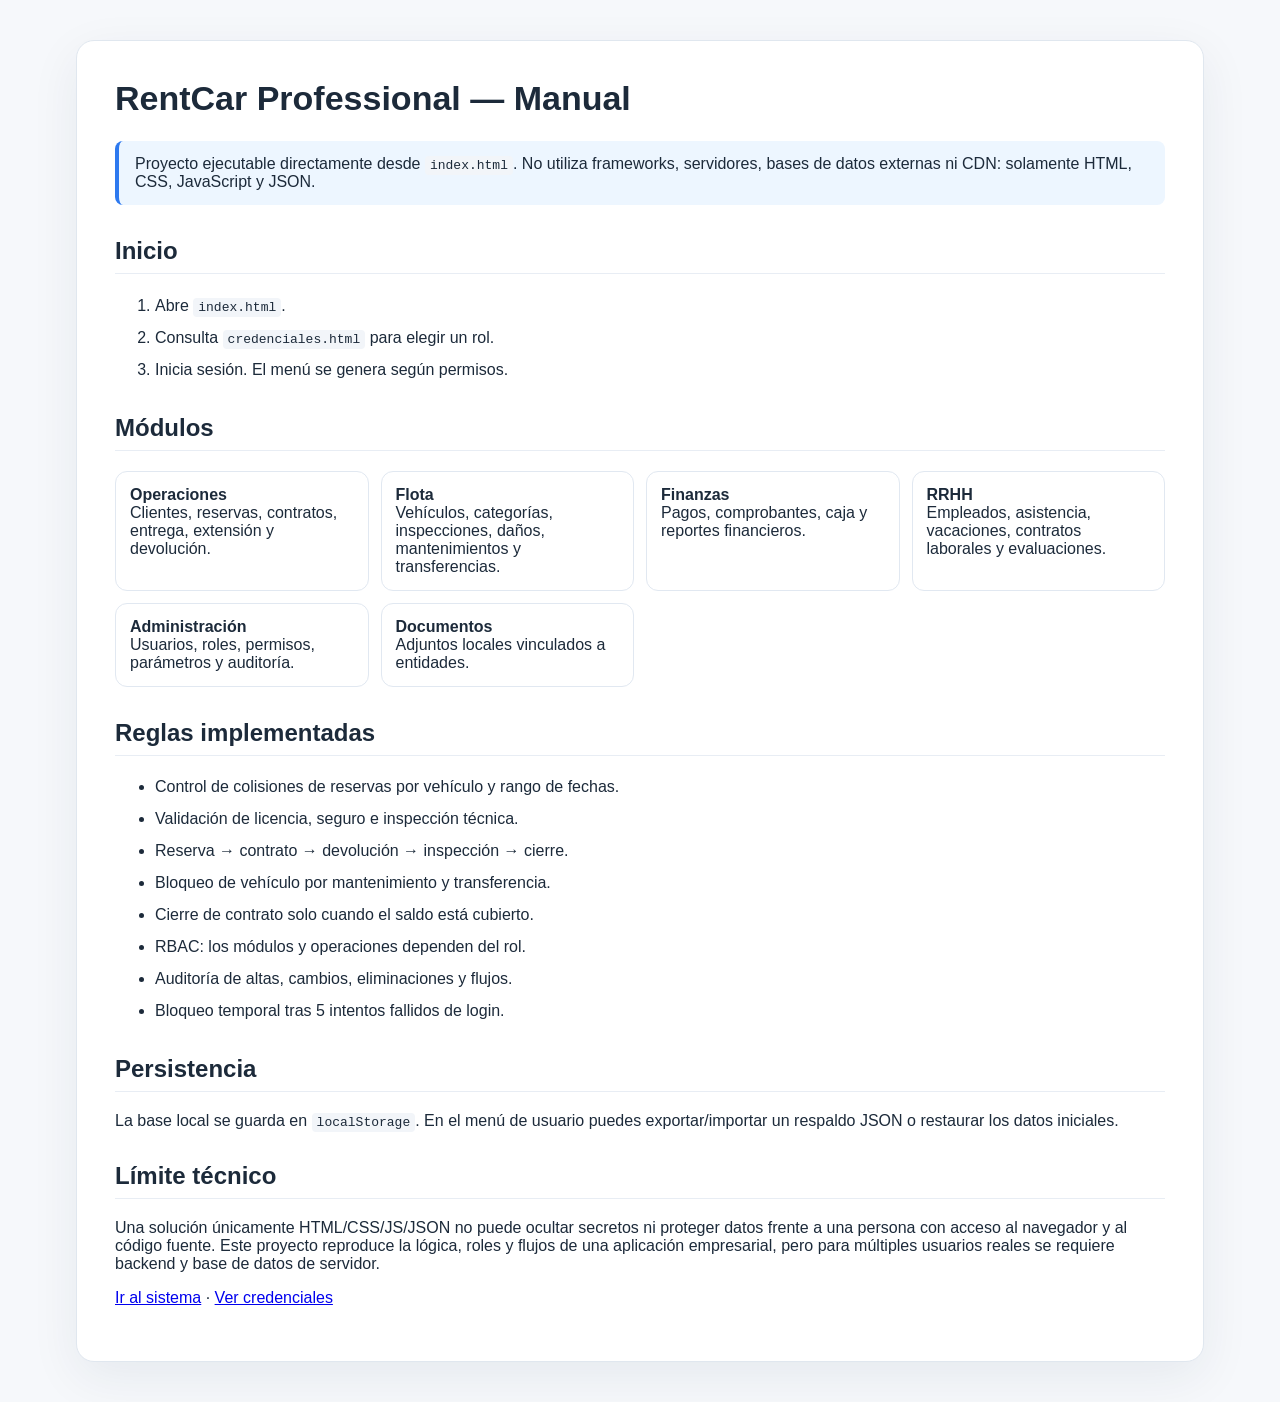
<file: manual.html>
<!doctype html><html lang="es"><head><meta charset="utf-8"><meta name="viewport" content="width=device-width,initial-scale=1"><title>Manual — RentCar Professional</title><style>body{font-family:Segoe UI,Arial,sans-serif;margin:0;color:#1c2a3a;background:#f6f8fb}.wrap{max-width:1050px;margin:40px auto;background:white;border:1px solid #e0e7ef;border-radius:18px;padding:38px;box-shadow:0 15px 50px rgba(20,40,70,.07)}h1{font-size:34px;margin-top:0}h2{margin-top:32px;border-bottom:1px solid #e8edf4;padding-bottom:8px}code{background:#f2f5f9;padding:2px 5px;border-radius:4px}li{margin:8px 0;line-height:1.5}.note{background:#edf6ff;border-left:4px solid #2d79ef;padding:14px 16px;border-radius:8px}.grid{display:grid;grid-template-columns:repeat(auto-fit,minmax(220px,1fr));gap:12px}.box{border:1px solid #e1e8f1;border-radius:12px;padding:14px}</style></head><body><div class="wrap"><h1>RentCar Professional — Manual</h1><p class="note">Proyecto ejecutable directamente desde <code>index.html</code>. No utiliza frameworks, servidores, bases de datos externas ni CDN: solamente HTML, CSS, JavaScript y JSON.</p><h2>Inicio</h2><ol><li>Abre <code>index.html</code>.</li><li>Consulta <code>credenciales.html</code> para elegir un rol.</li><li>Inicia sesión. El menú se genera según permisos.</li></ol><h2>Módulos</h2><div class="grid"><div class="box"><b>Operaciones</b><br>Clientes, reservas, contratos, entrega, extensión y devolución.</div><div class="box"><b>Flota</b><br>Vehículos, categorías, inspecciones, daños, mantenimientos y transferencias.</div><div class="box"><b>Finanzas</b><br>Pagos, comprobantes, caja y reportes financieros.</div><div class="box"><b>RRHH</b><br>Empleados, asistencia, vacaciones, contratos laborales y evaluaciones.</div><div class="box"><b>Administración</b><br>Usuarios, roles, permisos, parámetros y auditoría.</div><div class="box"><b>Documentos</b><br>Adjuntos locales vinculados a entidades.</div></div><h2>Reglas implementadas</h2><ul><li>Control de colisiones de reservas por vehículo y rango de fechas.</li><li>Validación de licencia, seguro e inspección técnica.</li><li>Reserva → contrato → devolución → inspección → cierre.</li><li>Bloqueo de vehículo por mantenimiento y transferencia.</li><li>Cierre de contrato solo cuando el saldo está cubierto.</li><li>RBAC: los módulos y operaciones dependen del rol.</li><li>Auditoría de altas, cambios, eliminaciones y flujos.</li><li>Bloqueo temporal tras 5 intentos fallidos de login.</li></ul><h2>Persistencia</h2><p>La base local se guarda en <code>localStorage</code>. En el menú de usuario puedes exportar/importar un respaldo JSON o restaurar los datos iniciales.</p><h2>Límite técnico</h2><p>Una solución únicamente HTML/CSS/JS/JSON no puede ocultar secretos ni proteger datos frente a una persona con acceso al navegador y al código fuente. Este proyecto reproduce la lógica, roles y flujos de una aplicación empresarial, pero para múltiples usuarios reales se requiere backend y base de datos de servidor.</p><p><a href="index.html">Ir al sistema</a> · <a href="credenciales.html">Ver credenciales</a></p></div></body></html>
</file>
<file: css/app.css>
:root{font-family:Inter,ui-sans-serif,system-ui,-apple-system,"Segoe UI",sans-serif;color:#162033;background:#f4f7fb;--nav:#0b1728;--nav2:#101f34;--blue:#1769e0;--blue2:#2f7cff;--border:#dfe6ef;--muted:#738197;--text:#172033;--green:#1c9b67;--orange:#d98218;--red:#d64555;--card:#fff;--shadow:0 10px 35px rgba(22,44,74,.08)}*{box-sizing:border-box}body{margin:0;background:#f4f7fb;color:var(--text)}button,input,select,textarea{font:inherit}.app-shell{min-height:100vh;display:grid;grid-template-columns:265px 1fr}.sidebar{background:linear-gradient(180deg,var(--nav),#081321);color:#dce8f8;position:fixed;inset:0 auto 0 0;width:265px;display:flex;flex-direction:column;border-right:1px solid #162b45;z-index:40}.logo{height:78px;display:flex;align-items:center;gap:13px;padding:0 23px;border-bottom:1px solid #1c2b3e}.logo-mark{width:42px;height:42px;border-radius:13px;background:linear-gradient(145deg,#3d85ff,#1769e0);display:grid;place-items:center;box-shadow:0 10px 25px #00142d}.logo-mark svg{width:23px;stroke:#fff;fill:none}.logo strong{font-size:18px;color:#fff}.logo span{display:block;font-size:9px;letter-spacing:.16em;color:#76a6ff;margin-top:3px}.user-mini{display:flex;gap:11px;align-items:center;padding:17px 22px;border-bottom:1px solid #1c2b3e}.avatar,.profile-btn>span:first-child{width:38px;height:38px;border-radius:50%;display:grid;place-items:center;background:#dce8ff;color:#1f61ce;font-weight:800;font-size:12px;flex:0 0 auto}.user-mini-text{min-width:0}.user-mini-text strong{display:block;color:#fff;font-size:12px;white-space:nowrap;overflow:hidden;text-overflow:ellipsis}.user-mini-text span{font-size:10px;color:#8ca5c4}.sidebar nav{padding:15px 12px;overflow-y:auto;flex:1}.nav-group{margin:11px 0 16px}.nav-label{display:block;padding:5px 11px 8px;color:#617b9c;font-size:9px;font-weight:800;letter-spacing:.16em}.nav-item{border:0;background:transparent;color:#aebed3;width:100%;padding:9px 11px;border-radius:9px;display:flex;gap:10px;align-items:center;cursor:pointer;text-align:left;font-size:12px;margin:2px 0}.nav-item svg{width:17px;height:17px;stroke:currentColor;fill:none;stroke-width:1.8}.nav-item:hover{background:#12253d;color:#fff}.nav-item.active{background:linear-gradient(90deg,#173c70,#12305a);color:#fff;box-shadow:inset 3px 0 #4a8fff}.nav-item .nav-badge{margin-left:auto;font-size:9px;background:#244567;padding:2px 6px;border-radius:10px}.sidebar-foot{padding:14px 20px;border-top:1px solid #1c2b3e;color:#8097b4;font-size:10px}.sidebar-foot small{float:right}.status-dot{width:7px;height:7px;border-radius:50%;background:#3bcf8e;display:inline-block;margin-right:6px;box-shadow:0 0 0 4px #3bcf8e18}.main-shell{grid-column:2;min-width:0}.topbar{height:78px;background:#fff;border-bottom:1px solid var(--border);display:flex;align-items:center;padding:0 28px;position:sticky;top:0;z-index:30;gap:18px}.breadcrumbs{min-width:180px}.breadcrumbs span{font-size:9px;letter-spacing:.14em;font-weight:900;color:#2b70e6}.breadcrumbs h1{font-size:20px;margin:2px 0 0;letter-spacing:-.02em}.top-actions{margin-left:auto;display:flex;align-items:center;gap:10px}.global-search{height:39px;width:280px;border:1px solid var(--border);border-radius:11px;display:flex;align-items:center;padding:0 11px;background:#f8fafc}.global-search svg{width:16px;stroke:#8090a6;fill:none}.global-search input{border:0;outline:0;background:transparent;width:100%;padding-left:8px;font-size:12px}.icon-btn{width:39px;height:39px;border:1px solid var(--border);border-radius:11px;background:#fff;display:grid;place-items:center;cursor:pointer;position:relative}.icon-btn:hover{background:#f4f7fb}.icon-btn svg{width:17px;height:17px;stroke:#596980;fill:none;stroke-width:1.8}.notification-btn b{position:absolute;right:7px;top:6px;background:#e74556;color:#fff;min-width:15px;height:15px;border-radius:10px;font-size:8px;display:grid;place-items:center}.profile-btn{height:42px;border:1px solid var(--border);border-radius:12px;background:#fff;padding:4px 9px 4px 4px;display:flex;align-items:center;gap:8px;cursor:pointer}.profile-copy{display:block;text-align:left;min-width:90px}.profile-copy strong{display:block;font-size:11px}.profile-copy small{color:var(--muted);font-size:9px}.profile-btn>span:first-child{width:32px;height:32px}.dropdown,.notification-panel{position:absolute;right:28px;top:68px;background:#fff;border:1px solid var(--border);border-radius:12px;box-shadow:0 18px 45px rgba(17,33,55,.16);z-index:100}.dropdown{width:190px;padding:6px}.dropdown button{border:0;background:transparent;width:100%;text-align:left;padding:10px;border-radius:8px;font-size:12px;cursor:pointer}.dropdown button:hover{background:#f4f7fb}.danger-text{color:var(--red)}.notification-panel{width:360px;max-height:520px;overflow:auto}.panel-head{padding:15px;border-bottom:1px solid var(--border);display:flex;justify-content:space-between}.notification-row{padding:13px 15px;border-bottom:1px solid #edf1f5;display:grid;grid-template-columns:8px 1fr;gap:10px;cursor:pointer}.notification-row:hover{background:#f8fafc}.notification-dot{width:8px;height:8px;border-radius:50%;background:#2d79ef;margin-top:4px}.notification-row.read .notification-dot{background:#cbd5e1}.notification-row strong{font-size:12px}.notification-row p{font-size:11px;color:#65748a;margin:3px 0}.notification-row small{font-size:9px;color:#9aa6b7}.content{padding:26px 28px 50px;max-width:1800px;margin:0 auto}.loading{padding:70px;text-align:center;color:var(--muted)}.page-head{display:flex;align-items:flex-start;justify-content:space-between;margin-bottom:20px;gap:20px}.page-head h2{margin:0;font-size:24px;letter-spacing:-.03em}.page-head p{margin:5px 0;color:var(--muted);font-size:12px;line-height:1.5}.page-actions{display:flex;gap:8px;flex-wrap:wrap}.btn{border:1px solid var(--border);border-radius:10px;padding:9px 13px;background:#fff;color:#334258;font-size:11px;font-weight:750;cursor:pointer;display:inline-flex;gap:7px;align-items:center;justify-content:center}.btn svg{width:15px;height:15px;stroke:currentColor;fill:none}.btn:hover{background:#f8fafc}.btn.primary{background:var(--blue);border-color:var(--blue);color:#fff}.btn.success{background:var(--green);border-color:var(--green);color:#fff}.btn.danger{color:#c63b4c;border-color:#f1ccd2}.btn:disabled{opacity:.45;cursor:not-allowed}.kpi-grid{display:grid;grid-template-columns:repeat(5,minmax(150px,1fr));gap:13px;margin-bottom:17px}.kpi-card{background:#fff;border:1px solid var(--border);border-radius:14px;padding:17px;box-shadow:0 4px 18px rgba(16,35,60,.035)}.kpi-top{display:flex;align-items:center;justify-content:space-between;color:var(--muted);font-size:10px;font-weight:700}.kpi-icon{width:31px;height:31px;border-radius:9px;display:grid;place-items:center;background:#eef4ff;color:#2470e5}.kpi-icon svg{width:16px;stroke:currentColor;fill:none}.kpi-value{font-size:26px;font-weight:850;margin:8px 0 3px;letter-spacing:-.04em}.kpi-sub{font-size:9px;color:#91a0b3}.dashboard-grid{display:grid;grid-template-columns:1.5fr 1fr;gap:15px;margin-bottom:15px}.card{background:var(--card);border:1px solid var(--border);border-radius:14px;box-shadow:0 4px 18px rgba(16,35,60,.035);overflow:hidden}.card-head{padding:15px 17px;border-bottom:1px solid #edf1f5;display:flex;align-items:center;justify-content:space-between}.card-head strong{font-size:12px}.card-head span{font-size:9px;color:var(--muted)}.card-body{padding:17px}.bar-chart{height:220px;display:flex;align-items:end;gap:10px;border-bottom:1px solid #e9eef4;padding:15px 5px 0}.bar-col{flex:1;min-width:20px;text-align:center}.bar{width:65%;max-width:42px;margin:0 auto;background:linear-gradient(180deg,#4a8eff,#1769e0);border-radius:7px 7px 0 0;min-height:3px;position:relative}.bar:hover:after{content:attr(data-value);position:absolute;left:50%;transform:translateX(-50%);top:-24px;background:#0e1b2b;color:#fff;font-size:9px;padding:4px 6px;border-radius:5px;white-space:nowrap}.bar-label{font-size:8px;color:#8794a6;margin-top:7px}.donut-wrap{display:grid;grid-template-columns:155px 1fr;align-items:center;gap:20px}.donut{width:150px;height:150px;border-radius:50%;display:grid;place-items:center;background:conic-gradient(#2d79ef 0 65%,#27a575 65% 80%,#e59b35 80% 90%,#d85262 90% 100%);position:relative}.donut:after{content:"";width:92px;height:92px;background:#fff;border-radius:50%;position:absolute}.donut-center{z-index:2;text-align:center}.donut-center strong{display:block;font-size:24px}.donut-center span{font-size:8px;color:var(--muted)}.legend{display:grid;gap:8px}.legend-row{display:flex;justify-content:space-between;font-size:10px;border-bottom:1px dashed #e7ecf2;padding-bottom:6px}.legend-row span:first-child{color:#66758a}.list-compact{display:grid}.list-row{display:grid;grid-template-columns:1fr auto;gap:10px;padding:11px 0;border-bottom:1px solid #edf1f5}.list-row:last-child{border-bottom:0}.list-row strong{font-size:11px}.list-row p{font-size:9px;color:var(--muted);margin:3px 0}.pill{display:inline-flex;align-items:center;gap:5px;border-radius:12px;padding:4px 8px;background:#eef4ff;color:#2169d7;font-size:8px;font-weight:800;text-transform:uppercase;letter-spacing:.04em}.pill.green{background:#eaf8f2;color:#16845a}.pill.orange{background:#fff5e7;color:#bd6c0f}.pill.red{background:#fff0f2;color:#be3043}.pill.gray{background:#f1f4f7;color:#66758a}.toolbar{display:flex;align-items:center;gap:9px;background:#fff;border:1px solid var(--border);border-radius:13px;padding:10px;margin-bottom:12px}.toolbar-search{flex:1;min-width:200px;border:1px solid var(--border);border-radius:9px;height:37px;display:flex;align-items:center;padding:0 10px;background:#f9fbfd}.toolbar-search svg{width:15px;stroke:#8593a6;fill:none}.toolbar-search input{border:0;outline:0;background:transparent;width:100%;padding-left:8px;font-size:11px}.toolbar select{height:37px;border:1px solid var(--border);border-radius:9px;padding:0 10px;color:#56657a;background:#fff;font-size:11px}.table-card{background:#fff;border:1px solid var(--border);border-radius:13px;overflow:hidden}.table-wrap{overflow:auto}.data-table{width:100%;border-collapse:collapse;min-width:900px}.data-table th{text-align:left;background:#f8fafc;color:#6e7c91;font-size:9px;text-transform:uppercase;letter-spacing:.06em;padding:11px 13px;border-bottom:1px solid var(--border);white-space:nowrap}.data-table td{padding:11px 13px;border-bottom:1px solid #edf1f5;font-size:10.5px;color:#36455a;white-space:nowrap;max-width:260px;overflow:hidden;text-overflow:ellipsis}.data-table tbody tr:hover{background:#fbfdff}.data-table tbody tr:last-child td{border-bottom:0}.cell-main{font-weight:750;color:#1e2c3e}.cell-sub{font-size:8px;color:#8e9aad;display:block;margin-top:2px}.actions{display:flex;gap:5px}.action-btn{width:29px;height:29px;border:1px solid #dde5ee;background:#fff;border-radius:8px;display:grid;place-items:center;cursor:pointer;color:#5d6b7e}.action-btn:hover{background:#f2f6fb;color:#1769e0}.action-btn.danger:hover{color:#cf3749;background:#fff4f5}.action-btn svg{width:14px;height:14px;stroke:currentColor;fill:none}.table-foot{padding:10px 13px;border-top:1px solid #edf1f5;display:flex;justify-content:space-between;align-items:center;color:#78869a;font-size:9px}.empty{padding:55px 20px;text-align:center;color:#8a97a9}.empty strong{display:block;color:#46566b;margin-bottom:5px}.modal-backdrop{position:fixed;inset:0;background:#0a1626a6;z-index:200;display:grid;place-items:center;padding:25px;backdrop-filter:blur(2px)}.modal{background:#fff;border-radius:16px;width:min(780px,100%);max-height:92vh;overflow:auto;box-shadow:0 30px 100px rgba(0,0,0,.3)}.modal.small{width:min(480px,100%)}.modal-head{padding:17px 20px;border-bottom:1px solid var(--border);display:flex;justify-content:space-between;align-items:center;position:sticky;top:0;background:#fff;z-index:2}.modal-head h3{font-size:15px;margin:0}.modal-close{border:0;background:#f2f5f8;border-radius:8px;width:30px;height:30px;cursor:pointer}.modal-body{padding:20px}.form-grid{display:grid;grid-template-columns:repeat(2,1fr);gap:15px}.field.full{grid-column:1/-1}.field label{display:block;font-size:10px;font-weight:800;color:#4b5a6e;margin-bottom:6px}.field input,.field select,.field textarea{width:100%;border:1px solid #d9e2ec;border-radius:9px;padding:10px 11px;font-size:11px;outline:none;background:#fff;color:#263548}.field textarea{min-height:90px;resize:vertical}.field input:focus,.field select:focus,.field textarea:focus{border-color:#6b9ef0;box-shadow:0 0 0 3px #2d79ef13}.field small{font-size:8px;color:#8a97aa}.modal-actions{display:flex;justify-content:flex-end;gap:8px;padding:14px 20px;border-top:1px solid var(--border);position:sticky;bottom:0;background:#fff}.details-grid{display:grid;grid-template-columns:repeat(2,1fr);gap:0;border:1px solid var(--border);border-radius:10px;overflow:hidden}.detail{padding:11px 13px;border-bottom:1px solid #edf1f5}.detail:nth-child(odd){border-right:1px solid #edf1f5}.detail span{display:block;color:#8693a5;font-size:8px;text-transform:uppercase;letter-spacing:.05em}.detail strong{display:block;margin-top:3px;font-size:11px;word-break:break-word}.toast-root{position:fixed;right:20px;bottom:20px;z-index:300;display:grid;gap:8px}.toast{background:#102136;color:#fff;padding:12px 15px;border-radius:10px;box-shadow:0 12px 35px #00172a55;font-size:11px;max-width:360px;animation:toastIn .2s ease}.toast.error{background:#9f2938}.toast.success{background:#12724d}@keyframes toastIn{from{transform:translateY(12px);opacity:0}to{transform:none;opacity:1}}.report-grid{display:grid;grid-template-columns:repeat(3,1fr);gap:13px}.report-card{padding:18px}.report-card h3{font-size:12px;margin:0 0 4px}.report-card .big{font-size:25px;font-weight:850;margin:9px 0}.report-card p{font-size:9px;color:var(--muted)}.permission-grid{display:grid;grid-template-columns:repeat(2,1fr);gap:7px}.permission-item{display:flex;gap:7px;align-items:center;background:#f7f9fc;border-radius:8px;padding:8px;font-size:10px}.global-search{position:relative}.global-results{position:absolute;top:46px;left:0;right:0;width:390px;max-height:440px;overflow:auto;background:#fff;border:1px solid var(--border);border-radius:12px;box-shadow:0 18px 45px rgba(17,33,55,.18);z-index:130;padding:6px}.global-result{width:100%;border:0;background:#fff;text-align:left;padding:9px 10px;border-radius:8px;cursor:pointer;display:block}.global-result:hover{background:#f4f7fb}.global-result b{display:block;font-size:10px;color:#256bd8;text-transform:uppercase;letter-spacing:.05em}.global-result strong{display:block;font-size:11px;color:#1f2d40;margin-top:2px}.global-result small{display:block;font-size:9px;color:#7a889b;margin-top:2px}.global-results-empty{padding:15px;text-align:center;font-size:10px;color:#8190a3}
.mobile-only{display:none}.hidden{display:none!important}@media(max-width:1250px){.kpi-grid{grid-template-columns:repeat(3,1fr)}.global-search{width:220px}.profile-copy{display:none}.report-grid{grid-template-columns:repeat(2,1fr)}}@media(max-width:900px){.app-shell{display:block}.sidebar{transform:translateX(-100%);transition:.2s}.sidebar.open{transform:none}.main-shell{margin-left:0}.mobile-only{display:grid}.topbar{padding:0 15px}.global-search{display:none}.content{padding:18px 14px}.dashboard-grid{grid-template-columns:1fr}.kpi-grid{grid-template-columns:repeat(2,1fr)}.form-grid{grid-template-columns:1fr}.field.full{grid-column:auto}.report-grid{grid-template-columns:1fr}.notification-panel{right:14px;width:min(360px,calc(100vw - 28px))}}@media(max-width:520px){.kpi-grid{grid-template-columns:1fr}.breadcrumbs span{display:none}.topbar{height:68px}.profile-btn{display:none}.content{padding-top:14px}.donut-wrap{grid-template-columns:1fr;justify-items:center}.page-head{flex-direction:column}.toolbar{flex-wrap:wrap}.toolbar-search{flex-basis:100%}.details-grid{grid-template-columns:1fr}.detail:nth-child(odd){border-right:0}}
</file>
